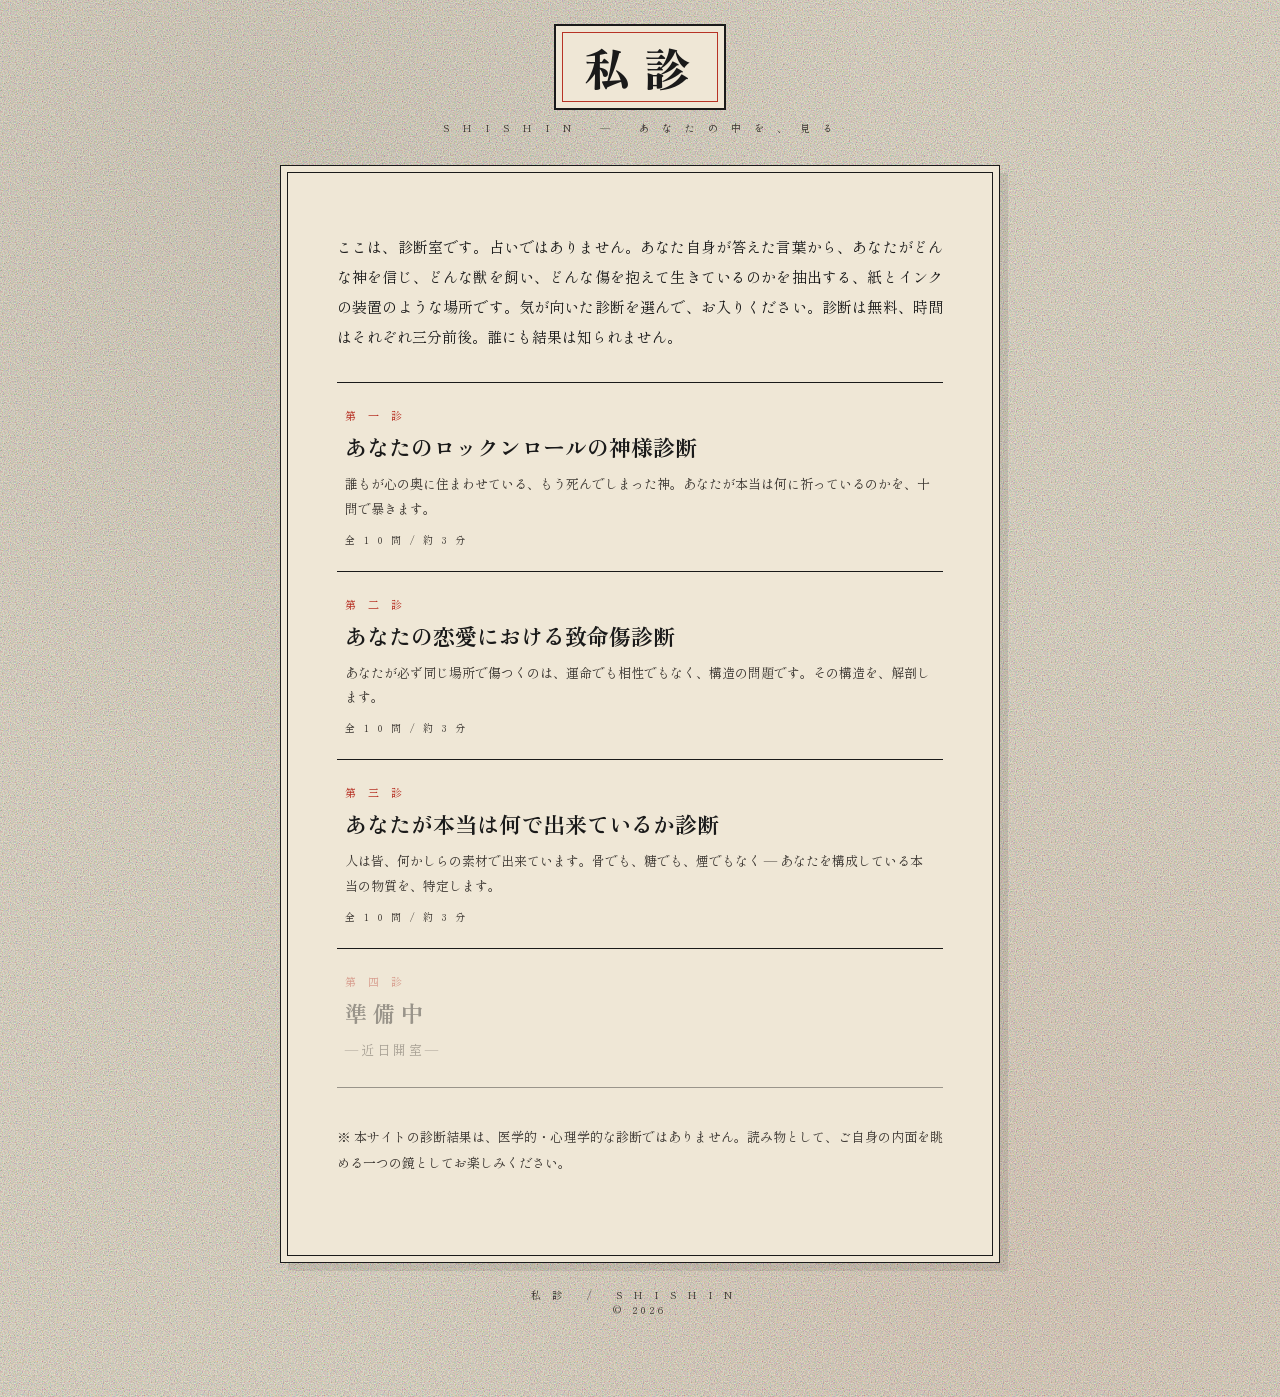
<file: index.html>
<!DOCTYPE html>
<html lang="ja">
<head>
<meta charset="UTF-8">
<meta name="viewport" content="width=device-width, initial-scale=1.0">
<title>私診 — 心の中を、見る</title>
<meta name="description" content="あなたの無意識を暴く、文芸的心理診断サイト。">
<link rel="preconnect" href="https://fonts.googleapis.com">
<link rel="preconnect" href="https://fonts.gstatic.com" crossorigin>
<link href="https://fonts.googleapis.com/css2?family=Shippori+Mincho:wght@400;500;700;800&family=Zen+Old+Mincho:wght@400;700;900&display=swap" rel="stylesheet">
<link rel="stylesheet" href="assets/style.css">
</head>
<body>

<header class="brand">
  <a href="index.html">
    <span class="brand-mark">私診</span>
    <span class="brand-tag">S H I S H I N &nbsp; — &nbsp; あ な た の 中 を 、 見 る</span>
  </a>
</header>

<div class="frame">
  <div class="inner">

    <p class="intro">
      ここは、診断室です。占いではありません。あなた自身が答えた言葉から、あなたがどんな神を信じ、どんな獣を飼い、どんな傷を抱えて生きているのかを抽出する、紙とインクの装置のような場所です。気が向いた診断を選んで、お入りください。診断は無料、時間はそれぞれ三分前後。誰にも結果は知られません。
    </p>

    <nav class="list">

      <a class="list-item" href="diag/01-god.html">
        <span class="list-no">第 一 診</span>
        <div class="list-title">あなたのロックンロールの神様診断</div>
        <p class="list-desc">誰もが心の奥に住まわせている、もう死んでしまった神。あなたが本当は何に祈っているのかを、十問で暴きます。</p>
        <div class="list-meta">全 1 0 問 / 約 3 分</div>
      </a>

      <a class="list-item" href="diag/02-wound.html">
        <span class="list-no">第 二 診</span>
        <div class="list-title">あなたの恋愛における致命傷診断</div>
        <p class="list-desc">あなたが必ず同じ場所で傷つくのは、運命でも相性でもなく、構造の問題です。その構造を、解剖します。</p>
        <div class="list-meta">全 1 0 問 / 約 3 分</div>
      </a>

      <a class="list-item" href="diag/03-material.html">
        <span class="list-no">第 三 診</span>
        <div class="list-title">あなたが本当は何で出来ているか診断</div>
        <p class="list-desc">人は皆、何かしらの素材で出来ています。骨でも、糖でも、煙でもなく — あなたを構成している本当の物質を、特定します。</p>
        <div class="list-meta">全 1 0 問 / 約 3 分</div>
      </a>

      <div class="list-item coming">
        <span class="list-no">第 四 診</span>
        <div class="list-title">準 備 中</div>
        <p class="list-desc">— 近 日 開 室 —</p>
      </div>

    </nav>

    <p class="intro" style="margin-top:36px;font-size:13px;color:var(--ink-soft);">
      ※ 本サイトの診断結果は、医学的・心理学的な診断ではありません。読み物として、ご自身の内面を眺める一つの鏡としてお楽しみください。
    </p>

  </div>
</div>

<footer class="footer">
  私 診 &nbsp; / &nbsp; S H I S H I N &nbsp; <br>
  © <span id="year"></span>
</footer>

<script>document.getElementById("year").textContent = new Date().getFullYear();</script>
</body>
</html>
</file>
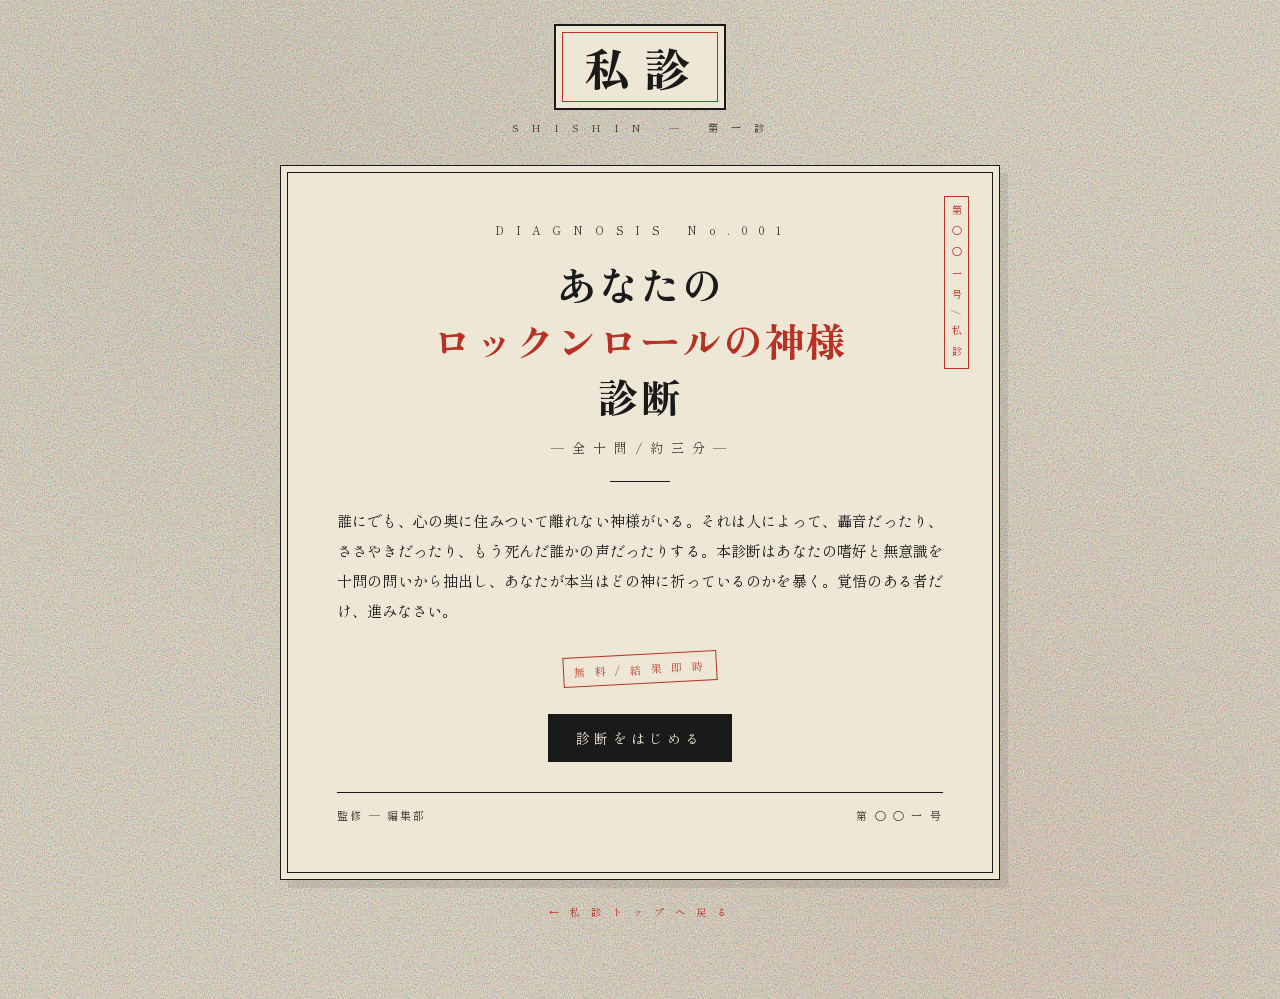
<file: diag/01-god.html>
<!DOCTYPE html>
<html lang="ja">
<head>
<meta charset="UTF-8">
<meta name="viewport" content="width=device-width, initial-scale=1.0">
<title>第一診 — あなたのロックンロールの神様診断 / 私診</title>
<link rel="preconnect" href="https://fonts.googleapis.com">
<link rel="preconnect" href="https://fonts.gstatic.com" crossorigin>
<link href="https://fonts.googleapis.com/css2?family=Shippori+Mincho:wght@400;500;700;800&family=Zen+Old+Mincho:wght@400;700;900&display=swap" rel="stylesheet">
<link rel="stylesheet" href="../assets/style.css">
</head>
<body>

<header class="brand">
  <a href="../index.html">
    <span class="brand-mark">私診</span>
    <span class="brand-tag">S H I S H I N &nbsp; — &nbsp; 第 一 診</span>
  </a>
</header>

<div class="frame">
  <div class="stamp">第 〇 〇 一 号 / 私 診</div>
  <div class="inner">

    <!-- 表紙 -->
    <section id="cover" class="screen">
      <div class="cover-eyebrow">D I A G N O S I S &nbsp; N o . 0 0 1</div>
      <h1 class="cover-title">あなたの<br><span class="red">ロックンロールの神様</span><br>診断</h1>
      <div class="cover-sub">— 全 十 問 / 約 三 分 —</div>
      <div class="cover-rule"></div>
      <p class="cover-lead">
        誰にでも、心の奥に住みついて離れない神様がいる。それは人によって、轟音だったり、ささやきだったり、もう死んだ誰かの声だったりする。本診断はあなたの嗜好と無意識を十問の問いから抽出し、あなたが本当はどの神に祈っているのかを暴く。覚悟のある者だけ、進みなさい。
      </p>
      <div class="center"><span class="seal">無 料 / 結 果 即 時</span></div>
      <div class="center" style="margin-top:30px;">
        <button class="btn" data-action="start">診断をはじめる</button>
      </div>
      <div class="cover-meta">
        <span>監修 — 編集部</span>
        <span>第 〇 〇 一 号</span>
      </div>
    </section>

    <!-- 質問 -->
    <section id="quiz" class="screen hidden">
      <div class="qhead">
        <div class="qnum">第 <b id="qnum">1</b> 問</div>
        <div class="progress"><div class="progress-bar" id="bar"></div></div>
      </div>
      <h2 class="qtext" id="qtext"></h2>
      <div class="choices" id="choices"></div>
    </section>

    <!-- 結果 -->
    <section id="result" class="screen hidden">
      <div class="result-eyebrow">D I A G N O S I S &nbsp; R E S U L T</div>
      <div class="result-type" id="rtype">TYPE —</div>
      <h2 class="result-title" id="rtitle"></h2>
      <div class="result-en" id="ren"></div>
      <div class="result-rule"></div>
      <div class="result-body" id="rbody"></div>
      <div class="verdict">
        <div class="verdict-label">— 判 定 —</div>
        <div id="rverdict"></div>
      </div>
      <div class="actions">
        <button class="btn" data-action="restart">もう一度</button>
        <button class="btn ghost" data-action="share">結果をシェア</button>
        <a class="btn ghost" href="../index.html">他の診断を見る</a>
      </div>
    </section>

  </div>
</div>

<footer class="footer">
  <a href="../index.html">← 私 診 ト ッ プ へ 戻 る</a>
</footer>

<script>
const META = { title: "ロックンロールの神様診断" };

const QUESTIONS = [
  {
    q: "朝、目が覚めた瞬間に最初に思うのは。",
    choices: [
      { t:"今日も生きてしまった。",                  s:{A:2,F:1} },
      { t:"昨日のあれをもう一度考えなければ。",      s:{B:2,E:1} },
      { t:"とりあえず音楽をかけよう。",              s:{C:2,D:1} },
      { t:"何も思わない。体が勝手に動く。",          s:{D:2,A:1} },
    ]
  },
  {
    q: "他人といて一番疲れるのは、どんな瞬間。",
    choices: [
      { t:"自分の本音がバレそうになる時。",          s:{A:2,B:1} },
      { t:"相手の話がつまらない時。",                s:{E:2,C:1} },
      { t:"自分が場の空気を壊しそうな時。",          s:{F:2,A:1} },
      { t:"疲れない。人は別に好きだ。",              s:{C:2,D:1} },
    ]
  },
  {
    q: "どうしても許せないのは。",
    choices: [
      { t:"嘘をついて生き延びている人間。",          s:{B:2,E:1} },
      { t:"何の覚悟もなく舞台に立つ人間。",          s:{D:2,B:1} },
      { t:"自分自身。",                              s:{A:2,F:1} },
      { t:"許せないものは特にない。怒るのが面倒だ。",s:{C:2,E:1} },
    ]
  },
  {
    q: "あなたにとって「美しい」とはどれに近い。",
    choices: [
      { t:"破綻していて、それでも止まらないもの。",  s:{D:2,B:1} },
      { t:"古びていて、誰も見ていないもの。",        s:{A:2,F:1} },
      { t:"完璧に磨き上げられた一点。",              s:{E:2,C:1} },
      { t:"理屈の通らない衝動。",                    s:{B:2,D:1} },
    ]
  },
  {
    q: "夜中、ひとりで聴きたくなる音は。",
    choices: [
      { t:"古いブルース。針が落ちる音ごと。",        s:{A:2,D:1} },
      { t:"歪んだギターと叫び。",                    s:{D:2,B:1} },
      { t:"低く囁くような女性の声。",                s:{F:2,A:1} },
      { t:"ピアノの一音。ただ、それだけ。",          s:{E:2,C:1} },
    ]
  },
  {
    q: "「死ぬまでにこれだけはやる」と決めていることは。",
    choices: [
      { t:"誰かの記憶に、たった一回でいいから刺さること。", s:{B:2,D:1} },
      { t:"自分の名前で何かを残すこと。",            s:{D:2,E:1} },
      { t:"ない。やりたいことは毎日変わる。",        s:{C:2,A:1} },
      { t:"誰にも言えない。言ったら叶わなくなる。",  s:{F:2,B:1} },
    ]
  },
  {
    q: "鏡の中の自分を見るとき、最初に出てくる感情は。",
    choices: [
      { t:"こんなはずじゃなかった、という落胆。",    s:{A:2,F:1} },
      { t:"悪くない、という小さな満足。",            s:{C:2,E:1} },
      { t:"こいつを殺してやりたい、という衝動。",    s:{D:2,B:1} },
      { t:"特に何も。他人を見るような気分。",        s:{F:2,A:1} },
    ]
  },
  {
    q: "好きな人(または推し)に、いちばん惹かれるのは。",
    choices: [
      { t:"何かが欠けているところ。",                s:{A:2,B:1} },
      { t:"自分にはない強さ。",                      s:{D:2,E:1} },
      { t:"上品な所作と、たまに出る粗暴さ。",        s:{E:2,F:1} },
      { t:"惹かれない。一人がいい。",                s:{F:2,A:1} },
    ]
  },
  {
    q: "「自分を一言で言え」と言われたら。",
    choices: [
      { t:"うまく言葉にならない。だから歌っている。",s:{B:2,D:1} },
      { t:"だらしのない真面目。",                    s:{A:2,F:1} },
      { t:"ただの欲望のかたまり。",                  s:{D:2,C:1} },
      { t:"いまだに、自分のことがよくわからない。",  s:{F:2,B:1} },
    ]
  },
  {
    q: "最後の質問。あなたが祈るとき、誰に祈っている。",
    choices: [
      { t:"もう死んでしまった、誰か。",              s:{A:2,F:1} },
      { t:"自分の中の、まだ生きている獣。",          s:{D:2,B:1} },
      { t:"神様なんていない。祈らない。",            s:{C:2,E:1} },
      { t:"言葉にしたら消えてしまう、何か。",        s:{B:2,F:1} },
    ]
  },
];

const RESULTS = {
  A: {
    type: "TYPE — A",
    title: "亡霊にとり憑かれた者",
    en: "The One Possessed by Ghosts",
    body: [
      "あなたの神様は、もうとっくに死んでいる。それでもあなたは、その亡霊と一緒に生活している。朝のコーヒー、夜の煙草、誰かと話している最中の沈黙の数秒間、ふと立ち現れて、あなたに「お前はまだそんなところにいるのか」と問うてくる。",
      "あなたは古いものに反応する。色褪せたジャケット、針の落ちる音、誰も覚えていない歌手の名前。それは懐古ではなく、信仰だ。今を生きている人間より、もう生きていない人間のほうがあなたには近い。だからあなたはどこか「ここではないどこか」にいる目をしている。それを他人は寂しさだと言うが、本人にとっては、ただの居場所だ。",
      "弱点は、過去を裏切れないこと。新しいものを愛するときに、必ず後ろめたさが生まれる。だがそれでいい。あなたの祈りは長く続くタイプの祈りで、流行りには絶対に乗らない代わりに、絶対に色褪せない。"
    ],
    verdict: "あなたの神様は墓の中にいる。<br>だが、あなただけがその声を聞いている。"
  },
  B: {
    type: "TYPE — B",
    title: "言葉にできない側の人間",
    en: "The Inarticulate One",
    body: [
      "あなたは、言葉が追いつかない種類の人間だ。感じていることはいつも過剰で、口に出した瞬間に半分以下になる。だから他人と話していると常にどこかで損をしていて、その損を埋めるために、あなたは別の場所で何かを作る。歌か、絵か、夜のひとり言か、形は何でもいい。",
      "あなたの神様は「うまく言えなさ」そのものだ。言えないからこそ、それは神様であり続けている。説明できる神様は、もう神様ではない。あなたはそれを知っている。だから自分の表現が「伝わらなかった」と言われても、本当はそんなに傷ついていない。伝わらないほうが正しいことを、あなたは身体で知っている。",
      "ただし注意せよ。言葉にできない者ほど、誤解されやすい。誤解されることは構わないが、誤解された自分を本物だと信じはじめた瞬間、あなたは終わる。鏡を一枚、必ず持っておけ。"
    ],
    verdict: "言葉にできるなら、最初から祈らない。<br>あなたの祈りは、形にならない方の祈りだ。"
  },
  C: {
    type: "TYPE — C",
    title: "嘘のように自由な者",
    en: "The Suspiciously Free One",
    body: [
      "あなたは異様に身軽だ。執着が少なく、過去を引きずらず、明日のことを心配しない。それは美徳のように見えるが、本人だけは知っている — 自分が単に「何かを深く愛したことがないだけ」かもしれない、という疑いを。",
      "あなたの神様は、いない。正確には、いないことにしている。神様を一人決めるとそこに縛られる、それが嫌だから、あなたはどの神様にも所属しない。これはこれで一つの信仰だ。「無宗教」も宗教の一形態であることを、あなたの生き方は証明している。",
      "弱点は、深い悲しみが来た時に逃げ場がないこと。普段は身軽さで全てやり過ごせるが、本当に大切なものを失った瞬間、あなたは祈る相手を持っていないことに気づく。その時にどうするかが、あなたの今後を決める。"
    ],
    verdict: "あなたは誰にも祈らない。<br>だがいつか、祈る日が来る。"
  },
  D: {
    type: "TYPE — D",
    title: "獣を飼っている者",
    en: "The Keeper of the Beast",
    body: [
      "あなたの中には、確かに獣がいる。普段は鎖でつないでいる。日常生活ではむしろ礼儀正しく、規則を守り、約束を守る、誰よりも「ちゃんとした」人間として通用している。だが、それは飼育であって、本質ではない。本質は鎖の向こう側にいる。",
      "あなたの神様は、その獣だ。だからあなたは時々、ものすごく粗暴なものに惹かれる。怒鳴り声、歪んだギター、品のない冗談、誰かが本気で泣く声。それらを聞いた瞬間、あなたの中の獣が一瞬だけ顔を出して「自分もここに居る」と言う。あなたはその瞬間のために生きている節すらある。",
      "舞台がある人間ならば、舞台でそれを解き放て。舞台がない人間ならば、舞台を持て。鎖を持ったまま一生を終える者と、一度だけでも鎖を外せた者とでは、死に顔が違う。"
    ],
    verdict: "飼い慣らされた獣は、神様にはならない。<br>一度、放してやれ。"
  },
  E: {
    type: "TYPE — E",
    title: "完璧に磨かれた刃",
    en: "The Polished Blade",
    body: [
      "あなたは精度の人間だ。雑なものを愛せない。たとえ世間が「勢いがあれば許される」と言うジャンルに身を置いていたとしても、あなたは内心、雑な仕事を一切尊敬していない。これは欠点ではなく、あなたの神様の特徴だ。",
      "あなたの神様は「磨くこと」そのものだ。だからあなたの作るもの、選ぶもの、身につけるものには、一貫した手触りがある。他人はそれを「センスがいい」と簡単に言うが、あなた本人は、それが「センス」などというあやふやなものではなく、毎日の研磨の結果であることを知っている。",
      "注意点は二つ。一つは、磨きすぎて自分を傷つけること。もう一つは、磨かれていない者を内心で見下しはじめると、刃が錆びるということ。一級品の刃は、雑なものの中でも錆びないように出来ている。"
    ],
    verdict: "あなたの神様は、ひと刷毛のミスも許さない。<br>だがそれは、あなた自身が望んでいる神様だ。"
  },
  F: {
    type: "TYPE — F",
    title: "観客席の神様",
    en: "The God in the Audience",
    body: [
      "あなたの神様は、舞台の上にいない。客席にいる。誰か一人だけ、想像上の観客がいて、その人にだけ届けばいいと思って、あなたは生きている。家族でも恋人でもなく、もう会えない誰かか、まだ会っていない誰かか、自分の中の幼い自分か、いずれにせよ「たった一人」だ。",
      "これは孤独に見えて、実はとても強い信仰の形だ。大衆に向けて作るより、たった一人に向けて作るほうが、結果として遠くまで届く。あなたが時々ものすごく深いものを作れるのは、この「観客席の神様」のおかげである。",
      "弱点は、その神様が振り向いてくれないとき、世界が一瞬で無価値になることだ。承認の所在が一点に集中しているので、外れた時の落差が大きい。複数の神様を持て、とは言わない。だが、その神様を「想像」だけに留めておく訓練は要る。実在を求めはじめると、あなたは少しずつ壊れる。"
    ],
    verdict: "あなたの神様は、客席の暗がりに座っている。<br>名前を呼ぶな。呼んだら消える。"
  }
};
</script>
<script src="../assets/engine.js"></script>
</body>
</html>
</file>
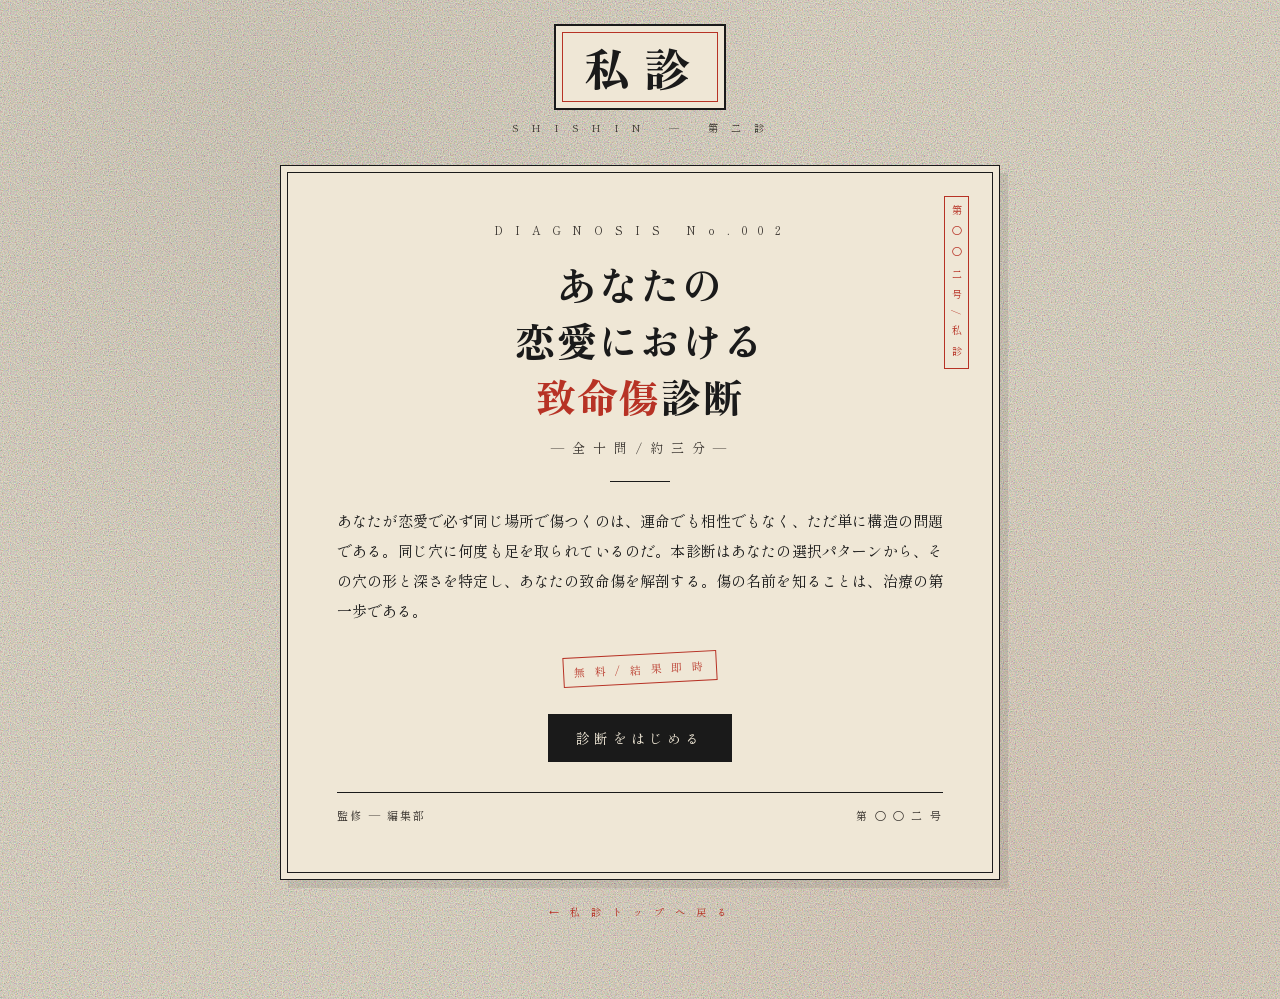
<file: diag/02-wound.html>
<!DOCTYPE html>
<html lang="ja">
<head>
<meta charset="UTF-8">
<meta name="viewport" content="width=device-width, initial-scale=1.0">
<title>第二診 — あなたの恋愛における致命傷診断 / 私診</title>
<link rel="preconnect" href="https://fonts.googleapis.com">
<link rel="preconnect" href="https://fonts.gstatic.com" crossorigin>
<link href="https://fonts.googleapis.com/css2?family=Shippori+Mincho:wght@400;500;700;800&family=Zen+Old+Mincho:wght@400;700;900&display=swap" rel="stylesheet">
<link rel="stylesheet" href="../assets/style.css">
</head>
<body>

<header class="brand">
  <a href="../index.html">
    <span class="brand-mark">私診</span>
    <span class="brand-tag">S H I S H I N &nbsp; — &nbsp; 第 二 診</span>
  </a>
</header>

<div class="frame">
  <div class="stamp">第 〇 〇 二 号 / 私 診</div>
  <div class="inner">

    <section id="cover" class="screen">
      <div class="cover-eyebrow">D I A G N O S I S &nbsp; N o . 0 0 2</div>
      <h1 class="cover-title">あなたの<br>恋愛における<br><span class="red">致命傷</span>診断</h1>
      <div class="cover-sub">— 全 十 問 / 約 三 分 —</div>
      <div class="cover-rule"></div>
      <p class="cover-lead">
        あなたが恋愛で必ず同じ場所で傷つくのは、運命でも相性でもなく、ただ単に構造の問題である。同じ穴に何度も足を取られているのだ。本診断はあなたの選択パターンから、その穴の形と深さを特定し、あなたの致命傷を解剖する。傷の名前を知ることは、治療の第一歩である。
      </p>
      <div class="center"><span class="seal">無 料 / 結 果 即 時</span></div>
      <div class="center" style="margin-top:30px;">
        <button class="btn" data-action="start">診断をはじめる</button>
      </div>
      <div class="cover-meta">
        <span>監修 — 編集部</span>
        <span>第 〇 〇 二 号</span>
      </div>
    </section>

    <section id="quiz" class="screen hidden">
      <div class="qhead">
        <div class="qnum">第 <b id="qnum">1</b> 問</div>
        <div class="progress"><div class="progress-bar" id="bar"></div></div>
      </div>
      <h2 class="qtext" id="qtext"></h2>
      <div class="choices" id="choices"></div>
    </section>

    <section id="result" class="screen hidden">
      <div class="result-eyebrow">D I A G N O S I S &nbsp; R E S U L T</div>
      <div class="result-type" id="rtype">TYPE —</div>
      <h2 class="result-title" id="rtitle"></h2>
      <div class="result-en" id="ren"></div>
      <div class="result-rule"></div>
      <div class="result-body" id="rbody"></div>
      <div class="verdict">
        <div class="verdict-label">— 判 定 —</div>
        <div id="rverdict"></div>
      </div>
      <div class="actions">
        <button class="btn" data-action="restart">もう一度</button>
        <button class="btn ghost" data-action="share">結果をシェア</button>
        <a class="btn ghost" href="../index.html">他の診断を見る</a>
      </div>
    </section>

  </div>
</div>

<footer class="footer">
  <a href="../index.html">← 私 診 ト ッ プ へ 戻 る</a>
</footer>

<script>
const META = { title: "恋愛における致命傷診断" };

const QUESTIONS = [
  {
    q: "好きになるのは、いつもどんな人。",
    choices: [
      { t:"どこか壊れていて、誰かが守らなければいけない人。",   s:{A:2,E:1} },
      { t:"自分にはない強さと自信を持っている人。",             s:{B:2,D:1} },
      { t:"つかみどころがなくて、いつ消えるかわからない人。",   s:{C:2,F:1} },
      { t:"優しすぎて、ちょっと退屈なくらいの人。",             s:{D:2,A:1} },
    ]
  },
  {
    q: "恋愛が始まる瞬間、よくあるパターンは。",
    choices: [
      { t:"相手の弱みや闇を打ち明けられて、放っておけなくなる。", s:{A:2,E:1} },
      { t:"こちらが追いかけて、追いかけて、ようやく振り向かれる。",s:{B:2,C:1} },
      { t:"気づいたら相手のペースに巻き込まれていた。",         s:{C:2,F:1} },
      { t:"自然に始まる。たぶん、自分が選ばれている。",         s:{D:2,B:1} },
    ]
  },
  {
    q: "付き合っている時、自分が一番頑張ってしまうのは。",
    choices: [
      { t:"相手が立ち直れるように支えること。",                 s:{A:2,E:1} },
      { t:"相手に飽きられないように、自分を更新し続けること。", s:{B:2,F:1} },
      { t:"相手の機嫌を察して、波風を立てないこと。",           s:{E:2,C:1} },
      { t:"頑張らない。頑張る関係はもう疲れた。",               s:{D:2,F:1} },
    ]
  },
  {
    q: "別れの原因として、一番心当たりがあるのは。",
    choices: [
      { t:"相手が「重い」と言って離れていく。",                 s:{A:2,E:1} },
      { t:"こちらが冷めるか、相手が他を見つけるか、のどちらか。",s:{B:2,D:1} },
      { t:"音もなく消えていく。気づいたら終わっている。",       s:{C:2,F:1} },
      { t:"自分が一方的に切る。それ以外の終わり方が想像できない。",s:{D:2,B:1} },
    ]
  },
  {
    q: "別れたあと、一番つらいのはどの瞬間。",
    choices: [
      { t:"自分があれだけ尽くしたことを、相手が忘れていく時。", s:{A:2,B:1} },
      { t:"次の人を探す気力がもう湧かない時。",                 s:{E:2,F:1} },
      { t:"相手が誰か新しい人と幸せそうにしている、と知る時。", s:{B:2,A:1} },
      { t:"つらくない。むしろ、ほっとしている。",               s:{D:2,C:1} },
    ]
  },
  {
    q: "「あなたの愛は重い」と言われたことはあるか。",
    choices: [
      { t:"ある。何度も。",                                     s:{A:2,E:1} },
      { t:"逆に「軽い」「冷たい」と言われたことがある。",       s:{D:2,C:1} },
      { t:"言われたことがない。たぶん、本気を見せていないから。",s:{C:2,F:1} },
      { t:"重さ自体が分からない。比較対象がない。",             s:{F:2,B:1} },
    ]
  },
  {
    q: "好きな人の前で、いちばん自分でいられなくなる瞬間は。",
    choices: [
      { t:"相手に嫌われたくなくて、本音を飲み込む時。",         s:{E:2,A:1} },
      { t:"相手の関心を引きたくて、わざと挑発してしまう時。",   s:{B:2,F:1} },
      { t:"相手の前で泣けないと気づいた時。",                   s:{D:2,F:1} },
      { t:"嫉妬がコントロールできなくなる時。",                 s:{A:2,B:1} },
    ]
  },
  {
    q: "あなたが恋愛に求めている、本当のものは。",
    choices: [
      { t:"自分が誰かに必要とされている、という実感。",         s:{A:2,E:1} },
      { t:"自分が選ばれた、という証拠。",                       s:{B:2,D:1} },
      { t:"自分のことを誰か一人くらい、本当に分かってほしい。", s:{F:2,C:1} },
      { t:"わからない。求めているのかすら、よくわからない。",   s:{C:2,F:1} },
    ]
  },
  {
    q: "好きな人に対して、一番恥ずかしいと思うのは。",
    choices: [
      { t:"自分のみっともない部分を見せること。",               s:{B:2,D:1} },
      { t:"見返りを求めている自分に気づくこと。",               s:{A:2,E:1} },
      { t:"相手をどれくらい好きかを、自分自身に認めること。",   s:{F:2,C:1} },
      { t:"恥ずかしいと思うほど深入りしていない。",             s:{D:2,C:1} },
    ]
  },
  {
    q: "最後の質問。あなたにとって恋愛とは、結局のところ。",
    choices: [
      { t:"自分の存在価値を確かめる場所。",                     s:{A:2,B:1} },
      { t:"自分の弱さを差し出せる、唯一の場所。",               s:{E:2,F:1} },
      { t:"逃げ場であり、檻でもある場所。",                     s:{C:2,A:1} },
      { t:"必要かどうかすら、もう分からない場所。",             s:{F:2,D:1} },
    ]
  },
];

const RESULTS = {
  A: {
    type: "TYPE — A",
    title: "救済を恋愛と取り違える者",
    en: "The One Who Mistakes Salvation for Love",
    body: [
      "あなたは恋愛をするとき、毎回、相手の傷を見つけてしまう。最初は普通に好きになったつもりなのに、気づくと相手の弱い部分や壊れている部分が見えていて、そこに「自分なら治せる」という妙な確信が芽生えている。これがあなたの致命傷だ。",
      "問題は、その確信が半分は正しい、ということだ。あなたは本当に他人をよく見ているし、本当に支えになれる。だから一時的にはうまくいく。相手はあなたに依存し、あなたは必要とされている実感に酔える。だが、相手が立ち直りはじめると、関係はきしむ。なぜならあなたは「弱い相手」を愛しているのであって、「立ち直った相手」のことは、実はそんなに知らないからだ。",
      "致命傷の名前は「救済者願望」だ。これを治す薬は一つしかない。自分のほうが弱者になってもいい関係を、一度だけでも経験すること。守られる側に立つことが恥ずかしいうちは、あなたは同じ場所で何度でも転ぶ。"
    ],
    verdict: "あなたは恋愛をしていない。<br>救済ごっこをしている。"
  },
  B: {
    type: "TYPE — B",
    title: "選ばれた証拠を求め続ける者",
    en: "The One Who Demands Proof of Being Chosen",
    body: [
      "あなたの恋愛には、いつも審査の匂いがする。相手があなたを本当に選んでいるのか、他にもっと良い候補がいるんじゃないか、自分はそのリストの何番目なのか — 言葉にはしないが、あなたの内側ではずっと、その採点が続いている。",
      "だからあなたは、選ばれていることを示す「証拠」を欲しがる。返信の早さ、頻度、贈り物、態度、SNSの行動。どれも本当はどうでもいいものだとあなた自身わかっているのに、それでも数えてしまう。これは性格ではなく、もっと古い、たぶん幼少期から続いている習慣だ。あなたは誰かに「お前を選んでいる」と何度も繰り返してもらえる関係を、まだ一度も経験していないのかもしれない。",
      "致命傷の名前は「証拠依存」だ。証拠は、いくら集めても満足できない構造になっている。集めることが目的化するからだ。治療法は、「相手が証拠を出してくれない時間」を耐える練習をすること。沈黙を浮気と読み替えない訓練。それだけだ。"
    ],
    verdict: "あなたは愛されている。<br>ただ、それを信じるのを忘れているだけだ。"
  },
  C: {
    type: "TYPE — C",
    title: "本気にならない、というやり方で生き延びている者",
    en: "The One Who Survives by Not Falling Deep",
    body: [
      "あなたは恋愛が下手なわけではない。むしろ器用にやってのける。問題は、本気の手前で、必ず一段引いた場所に自分を置く癖があることだ。深入りしないことで、傷つかずに済むようにしている。それは戦略であり、防衛であり、そして致命傷でもある。",
      "あなたはおそらく、過去に一度、本気で誰かを好きになって、本気で痛い目を見た経験がある。あるいは、家族のうちの誰かに本気を出して、それが返ってこなかった経験がある。そこから先、あなたは「全力を出さない」というやり方を覚えた。そのおかげで何度かは生き延びてきた。だが、それは生き延びる方法であって、生きる方法ではない。",
      "致命傷の名前は「未投入」だ。あなたは恋愛に、まだ自分の全資産を投入したことがない。一度、全部投入してみろとは言わない。それは無謀だ。だが、せめて自分が「引いている」自覚は持て。引いていないふりをして引いている人間が、一番救われない。"
    ],
    verdict: "あなたは恋愛で死なない。<br>その代わり、深いところで生きてもいない。"
  },
  D: {
    type: "TYPE — D",
    title: "自分から終わらせることでしか終われない者",
    en: "The One Who Can Only End It Themselves",
    body: [
      "あなたは関係の終わり方に、強いこだわりがある。捨てられるのが嫌なのではない。「自分が決定権を持っていたい」のだ。だから、関係が悪くなりそうな気配を察知した瞬間、相手より先に距離を取りはじめる。相手が「あれ?」と思った時には、もう半分終わっている。",
      "これは冷たさではなく、ある種の臆病さだ。あなたは本当は、別れの痛みを感じるのが人より少しだけ深い。だから「別れる側」に回ることで、その痛みを、自分でコントロールしている感覚にすり替えている。誰よりも早く終わらせる人間は、本当は誰よりも終わりを恐れている人間だ。",
      "致命傷の名前は「自決優先」だ。あなたは一度、「終わらせないでくれ」と相手に言わせる側に立つ訓練をする必要がある。先に逃げる癖をやめると、最初は苦しい。だがその苦しさを通り抜けると、あなたは初めて、自分が選ばれて続いている関係というものを経験できる。"
    ],
    verdict: "あなたが終わらせるのは、相手ではない。<br>自分の中の、終わらない不安だ。"
  },
  E: {
    type: "TYPE — E",
    title: "相手の機嫌を恋愛と呼んでいる者",
    en: "The One Who Calls Their Partner's Mood 'Love'",
    body: [
      "あなたは恋愛中、相手の機嫌を読むことに膨大なエネルギーを使う。相手が今日どんな顔をしているか、声のトーンはどうか、返信の文末はどうか — それらが全部、あなたの一日の天気を決める。これはやさしさではない。観察の過剰だ。",
      "問題は、それを長年やっていると、自分の機嫌がどこにあるのか分からなくなることだ。「自分が今日どうしたいか」より、「相手が今日どうしたそうか」が先に立つ。気を遣う側に立ち続けることで、あなたは関係の中で自分を消している。相手はそれを「察してくれて助かる」と最初は言うが、長く一緒にいると「お前が何を考えているか分からない」と必ず言い出す。当然だ。あなたは自分を出していないからだ。",
      "致命傷の名前は「機嫌管理者」だ。あなたは恋愛を、相手の機嫌のメンテナンスだと思い込んでいる。これを治すには、わざと相手の機嫌を悪くする練習をする必要がある。怖いだろうが、それしかない。相手があなたの本音で機嫌を損ねた時に、それでも残ってくれる関係しか、長期的にはあなたを救わない。"
    ],
    verdict: "相手の機嫌は、相手のものだ。<br>あなたが背負うものではない。"
  },
  F: {
    type: "TYPE — F",
    title: "誰にも本当には知られたくない者",
    en: "The One Who Refuses to Be Truly Known",
    body: [
      "あなたは恋愛中、表面上はずいぶん仲が良く見える関係を作る。会話もするし、笑うし、それなりに本音っぽい話もする。だが、本当の中心 — あなたが一番恥ずかしいと思っている部分、一番駄目だと思っている部分、一番怖い部分 — そこには、誰も入れていない。これは秘密主義ではない。もっと根深い、防衛だ。",
      "あなたは「本当に知られたら、好かれなくなる」と心のどこかで確信している。だから、好かれているうちは、その本当の部分を見せない。本当の部分を見せていないから、好かれている実感もどこか嘘っぽい。これが永遠ループになっていて、誰と付き合っても、ある時点で「結局、自分はこの人にも見せていない」という冷たい認識に到達する。そこから、関係は静かに終わっていく。",
      "致命傷の名前は「未開示」だ。一番恥ずかしいことを一つだけ、相手に渡せ。それが受け止められた時、あなたは初めて、恋愛が「ふたりで作るもの」だと知る。それまでのあなたの恋愛は、全部、ひとり相撲だ。"
    ],
    verdict: "見せていないものを愛されても、<br>あなたは一生、満たされない。"
  }
};
</script>
<script src="../assets/engine.js"></script>
</body>
</html>
</file>
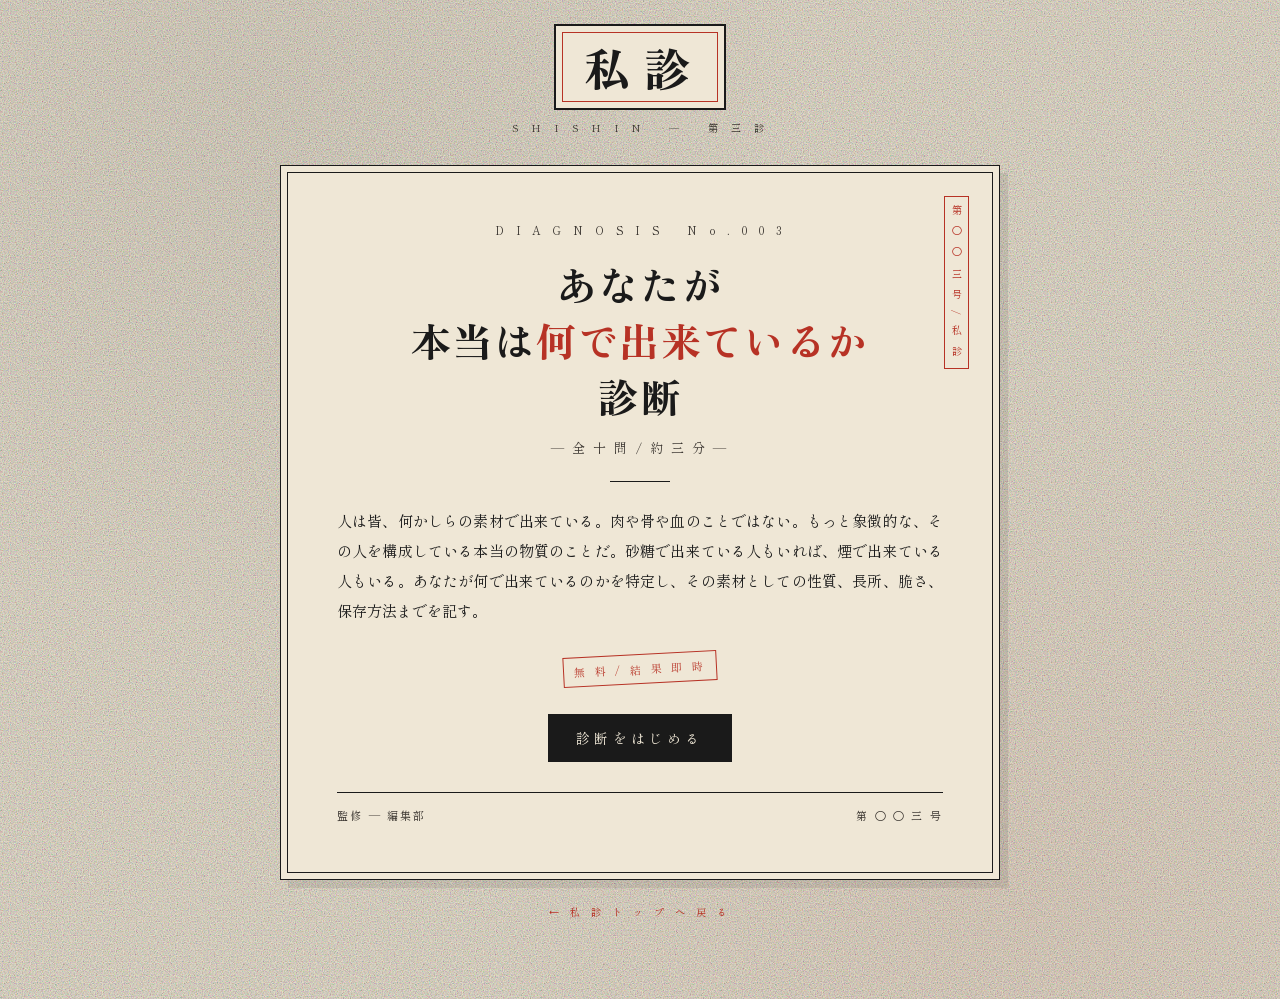
<file: diag/03-material.html>
<!DOCTYPE html>
<html lang="ja">
<head>
<meta charset="UTF-8">
<meta name="viewport" content="width=device-width, initial-scale=1.0">
<title>第三診 — あなたが本当は何で出来ているか診断 / 私診</title>
<link rel="preconnect" href="https://fonts.googleapis.com">
<link rel="preconnect" href="https://fonts.gstatic.com" crossorigin>
<link href="https://fonts.googleapis.com/css2?family=Shippori+Mincho:wght@400;500;700;800&family=Zen+Old+Mincho:wght@400;700;900&display=swap" rel="stylesheet">
<link rel="stylesheet" href="../assets/style.css">
</head>
<body>

<header class="brand">
  <a href="../index.html">
    <span class="brand-mark">私診</span>
    <span class="brand-tag">S H I S H I N &nbsp; — &nbsp; 第 三 診</span>
  </a>
</header>

<div class="frame">
  <div class="stamp">第 〇 〇 三 号 / 私 診</div>
  <div class="inner">

    <section id="cover" class="screen">
      <div class="cover-eyebrow">D I A G N O S I S &nbsp; N o . 0 0 3</div>
      <h1 class="cover-title">あなたが<br>本当は<span class="red">何で出来ているか</span><br>診断</h1>
      <div class="cover-sub">— 全 十 問 / 約 三 分 —</div>
      <div class="cover-rule"></div>
      <p class="cover-lead">
        人は皆、何かしらの素材で出来ている。肉や骨や血のことではない。もっと象徴的な、その人を構成している本当の物質のことだ。砂糖で出来ている人もいれば、煙で出来ている人もいる。あなたが何で出来ているのかを特定し、その素材としての性質、長所、脆さ、保存方法までを記す。
      </p>
      <div class="center"><span class="seal">無 料 / 結 果 即 時</span></div>
      <div class="center" style="margin-top:30px;">
        <button class="btn" data-action="start">診断をはじめる</button>
      </div>
      <div class="cover-meta">
        <span>監修 — 編集部</span>
        <span>第 〇 〇 三 号</span>
      </div>
    </section>

    <section id="quiz" class="screen hidden">
      <div class="qhead">
        <div class="qnum">第 <b id="qnum">1</b> 問</div>
        <div class="progress"><div class="progress-bar" id="bar"></div></div>
      </div>
      <h2 class="qtext" id="qtext"></h2>
      <div class="choices" id="choices"></div>
    </section>

    <section id="result" class="screen hidden">
      <div class="result-eyebrow">D I A G N O S I S &nbsp; R E S U L T</div>
      <div class="result-type" id="rtype">TYPE —</div>
      <h2 class="result-title" id="rtitle"></h2>
      <div class="result-en" id="ren"></div>
      <div class="result-rule"></div>
      <div class="result-body" id="rbody"></div>
      <div class="verdict">
        <div class="verdict-label">— 判 定 —</div>
        <div id="rverdict"></div>
      </div>
      <div class="actions">
        <button class="btn" data-action="restart">もう一度</button>
        <button class="btn ghost" data-action="share">結果をシェア</button>
        <a class="btn ghost" href="../index.html">他の診断を見る</a>
      </div>
    </section>

  </div>
</div>

<footer class="footer">
  <a href="../index.html">← 私 診 ト ッ プ へ 戻 る</a>
</footer>

<script>
const META = { title: "あなたが何で出来ているか診断" };

const QUESTIONS = [
  {
    q: "あなたの第一印象として、よく言われるのは。",
    choices: [
      { t:"明るくて元気そう。",                       s:{A:2,B:1} },
      { t:"何を考えているか分からない。",             s:{C:2,F:1} },
      { t:"近寄りがたい、または、強そう。",           s:{D:2,E:1} },
      { t:"おとなしそう。穏やかそう。",               s:{F:2,A:1} },
    ]
  },
  {
    q: "他人から「意外」と言われるのは、自分のどんな部分。",
    choices: [
      { t:"見た目より、ずっと真面目で律儀なこと。",   s:{D:2,E:1} },
      { t:"見た目より、ずっと脆いこと。",             s:{A:2,F:1} },
      { t:"見た目より、ずっと残酷な部分があること。", s:{C:2,E:1} },
      { t:"見た目より、ずっと熱を持っていること。",   s:{B:2,D:1} },
    ]
  },
  {
    q: "ストレスが極限まで来た時、あなたが取る行動は。",
    choices: [
      { t:"なんでもないふりをして、笑顔で過ごす。",   s:{A:2,F:1} },
      { t:"急に黙りこんで、誰にも会わなくなる。",     s:{C:2,F:1} },
      { t:"近くにいる人に当たって、後で猛烈に後悔する。",s:{B:2,D:1} },
      { t:"全部を投げ出して、どこかへ消えたくなる。", s:{C:2,A:1} },
    ]
  },
  {
    q: "あなたが一番恐れているのは。",
    choices: [
      { t:"必要とされなくなること。",                 s:{A:2,B:1} },
      { t:"自分の本当の姿が、誰かにバレること。",     s:{F:2,C:1} },
      { t:"自分が空っぽだと、自分で気づくこと。",     s:{C:2,F:1} },
      { t:"何かに縛られて、自由を失うこと。",         s:{E:2,D:1} },
    ]
  },
  {
    q: "あなたが時間を忘れて夢中になれるのは。",
    choices: [
      { t:"何かを「磨く」「整える」作業。",           s:{E:2,D:1} },
      { t:"誰かと深く話し込むこと。",                 s:{A:2,B:1} },
      { t:"一人で物語や音楽の世界に潜ること。",       s:{F:2,C:1} },
      { t:"体を動かして、何かを壊したり作ったりすること。",s:{B:2,D:1} },
    ]
  },
  {
    q: "「自分の体感温度」を表現するなら。",
    choices: [
      { t:"いつもどこかが冷たい。芯まで温まらない。", s:{C:2,F:1} },
      { t:"普段は普通だが、爆発する時は熱い。",       s:{B:2,D:1} },
      { t:"基本的にあたたかいが、急に冷える時がある。",s:{A:2,F:1} },
      { t:"安定している。極端な振れがない。",         s:{E:2,D:1} },
    ]
  },
  {
    q: "あなたの長所として、人がよく褒めるのは。",
    choices: [
      { t:"優しさ、気が利くところ。",                 s:{A:2,F:1} },
      { t:"覚悟が決まっていて、ブレないところ。",     s:{D:2,E:1} },
      { t:"独自の感性、他人と違う見方。",             s:{C:2,B:1} },
      { t:"勢い、エネルギー、元気のよさ。",           s:{B:2,A:1} },
    ]
  },
  {
    q: "あなたの「壊れ方」として、ありそうなのは。",
    choices: [
      { t:"ぱきっと割れる。一気に。",                 s:{E:2,D:1} },
      { t:"溶けて、形がなくなる。",                   s:{A:2,F:1} },
      { t:"空気に紛れて、消えていく。",               s:{C:2,F:1} },
      { t:"燃え尽きる。残るのは灰だけ。",             s:{B:2,D:1} },
    ]
  },
  {
    q: "あなたが安心するのは、どんな環境にいる時。",
    choices: [
      { t:"誰かと一緒にいる時。",                     s:{A:2,B:1} },
      { t:"一人で、誰にも見られていない時。",         s:{F:2,C:1} },
      { t:"自分のルーティンの中にいる時。",           s:{E:2,D:1} },
      { t:"何かに夢中になっている時。場所は関係ない。",s:{D:2,B:1} },
    ]
  },
  {
    q: "最後の質問。自分のことを物質に例えるなら、近いのは。",
    choices: [
      { t:"甘くて、舐めるとすぐ溶ける何か。",         s:{A:2,F:1} },
      { t:"熱を出して燃える、何か。",                 s:{B:2,D:1} },
      { t:"形がなく、つかめない何か。",               s:{C:2,F:1} },
      { t:"硬くて、簡単には変わらない何か。",         s:{E:2,D:1} },
    ]
  },
];

const RESULTS = {
  A: {
    type: "MATERIAL — A",
    title: "あなたは砂糖で出来ている",
    en: "You Are Made of Sugar",
    body: [
      "あなたを構成しているのは砂糖だ。粒の細かい、上等な白砂糖。甘く、人を惹きつけ、口に入れた瞬間は誰もが幸福になる。問題は、砂糖が水に弱いということだ。雨に降られると一気に溶ける。湿気でべたつく。長期保存にも向かない。これがあなたの本質的な脆さである。",
      "あなたは他人をあたためる才能を持っている。誰かといると、自分でも気づかないうちに相手の機嫌や雰囲気を甘く変えてしまう。これは特殊技能だ。だがその代わり、あなた自身は周囲の湿度に大きく左右される。冷たい人間の側にいると、あなたは目に見えて溶けていく。だからあなたの管理で一番大事なのは、誰の隣に置かれるか、という配置の問題である。",
      "保存方法。乾燥した場所に置くこと。あなたを「使い切ろう」とする人間からは離れること。砂糖は使えば減るが、必要なところに少量使うとそれだけで料理全体が変わる、という存在の仕方を選んだ方がいい。バラまく相手を間違えるな。"
    ],
    verdict: "あなたは舐められやすい。<br>同時に、なくてはならないものだ。"
  },
  B: {
    type: "MATERIAL — B",
    title: "あなたは火薬で出来ている",
    en: "You Are Made of Gunpowder",
    body: [
      "あなたを構成しているのは火薬だ。普段はおとなしい黒い粉だが、点火するとものすごい音と光と熱を出す。爆発の規模は、内包しているエネルギーの量に比例する。あなたは見た目以上のエネルギーを内側に持っていて、それが時々、自分でもコントロールできない形で発火する。",
      "あなたは「波がある」と言われたことがあるはずだ。それはあなたが移り気だからではなく、ただ単に、火薬は安定して燃え続けることができない素材だからだ。一気に出すか、出さないか。中間がない。これは欠点ではなく、性質である。中間を期待してくる人間からは、あなたは離れたほうがいい。",
      "保存方法。湿気と、無神経な火花から遠ざけること。あなたを「ちょっと刺激してみよう」とする人間は、あなたを玩具だと思っている。彼らはあなたが本当に爆発した時に、必ず驚いて逃げる。爆発するなら、自分が選んだ場所で、自分が選んだタイミングで爆発しろ。"
    ],
    verdict: "あなたは火種ではない。<br>火薬そのものだ。配置する側に回れ。"
  },
  C: {
    type: "MATERIAL — C",
    title: "あなたは煙で出来ている",
    en: "You Are Made of Smoke",
    body: [
      "あなたを構成しているのは煙だ。形がない。つかもうとすると指の間を抜けていく。匂いだけは残るが、本体はとうに移動している。他人があなたを「よく分からない」と言うのは、嘘でも悪意でもなく、ただ単に事実だ。煙をつかめる人間はいない。",
      "これは強みでもあり、孤独でもある。あなたは誰かに完全に所有されることがない。どんな関係の中でも、最後の一部はどこか別の場所に逃がしている。だから自由でいられる代わりに、自分でも、自分の本体がどこにあるのか分からなくなる時がある。煙は煙自身を見ることができない。",
      "保存方法。煙は閉じ込めようとすると消える。だからあなたを「ちゃんと所有したい」と言ってくる人間とは、長期的にうまくいかない。逆に、あなたの匂いだけを残してくれて、本体は自由に流れさせてくれる相手を選べ。それと、自分の輪郭を時々、紙に書き出すこと。書かないと、本当に消える。"
    ],
    verdict: "あなたは捕まらない。<br>その代わり、自分でも自分を捕まえられない。"
  },
  D: {
    type: "MATERIAL — D",
    title: "あなたは鋳鉄で出来ている",
    en: "You Are Made of Cast Iron",
    body: [
      "あなたを構成しているのは鋳鉄だ。重く、硬く、簡単には変形しない。一度形が決まると、その形のまま長い時間を生き抜く。あなたが「頑固」「ブレない」「強い」と言われるのは、そういう物質的な事実に基づいている。お世辞ではない。",
      "鋳鉄の長所は、長く使えることだ。ちゃんと手入れすれば、孫の代まで残る道具になれる。あなたが何かに本気で取り組むと、その取り組みは一過性のものでは終わらず、深い軌跡を残す。これは派手な才能ではないが、本物の才能だ。",
      "弱点は二つ。一つは、急激な温度変化に弱いこと。鋳鉄は熱いものを急に冷やすと割れる。あなたは強度がある分、ダメージが来る時は一気に来る。日頃から無理を溜めないこと。もう一つは、重いがゆえに、移動が苦手なこと。長く同じ場所にいすぎると、あなたは錆びる。たまには場所を変えろ。"
    ],
    verdict: "あなたは曲がらない。<br>だが、割れることはある。覚えておけ。"
  },
  E: {
    type: "MATERIAL — E",
    title: "あなたはガラスで出来ている",
    en: "You Are Made of Glass",
    body: [
      "あなたを構成しているのはガラスだ。それも、磨き抜かれた一級のガラス。透明で、傷がなく、光をきれいに通す。あなたは外側から見える限り、完璧に近い。だがガラスは衝撃に弱い。本当に強い力が加わった時、ガラスは曲がらず、そのまま割れる。",
      "あなたは美意識が高く、雑なものを生理的に受け付けない。それは欠点ではなく、ガラスとしての正しい振る舞いだ。安価なガラスは雑な扱いに耐えられるが、その代わり光が綺麗に通らない。あなたは雑に扱われると割れる方を選んだ素材で、その選択自体は間違っていない。",
      "保存方法。柔らかい布に包んで、ぶつかるものから守ること。雑な人間の近くに長くいないこと。それから、自分自身が「割れたら終わり」と思い込みすぎないこと。割れたガラスは、磨くと別の形のガラスとして再生できる。割れることは終わりではなく、形を変える機会だ。一級品ほどそうである。"
    ],
    verdict: "あなたを安く扱う場所には、<br>あなたを置いてはいけない。"
  },
  F: {
    type: "MATERIAL — F",
    title: "あなたは水で出来ている",
    en: "You Are Made of Water",
    body: [
      "あなたを構成しているのは水だ。形を持たない。入れられた器の形になる。だからあなたは、どんな場所にもなじむことができる。一見、これは便利な性質に見えるが、長く水でいた人間だけが知っている事実がある — 自分自身の形が、本当にはどこにもない、という事実だ。",
      "あなたは相手や場所に合わせて、自分の形を変える。それは器用さでもあり、サバイバル能力でもある。だが、ずっとそれを続けていると、誰かと別れて一人になった瞬間、自分の輪郭が分からなくなる。水は鏡を見ても、水を映すだけだ。",
      "保存方法。たまには、自分専用の器を持つこと。誰かに合わせるのではなく、自分が決めた器の形で過ごす時間を、一日のうちにわずかでも作ること。それから、水は流れ続けないと腐る、ということを忘れないこと。同じ場所にいすぎるな。流れていればこそ、水は澄む。"
    ],
    verdict: "あなたは何にでもなれる。<br>その代わり、自分専用の器を、自分で持て。"
  }
};
</script>
<script src="../assets/engine.js"></script>
</body>
</html>
</file>
<file: assets/style.css>
:root{
  --paper:#efe7d6;
  --paper-2:#e6dcc6;
  --paper-3:#ddd2b7;
  --ink:#1a1a1a;
  --ink-soft:#3a3530;
  --vermillion:#b73225;
  --vermillion-dark:#8a2419;
}
*{box-sizing:border-box;margin:0;padding:0;}
html,body{
  background:var(--paper);
  color:var(--ink);
  font-family:"Shippori Mincho","Zen Old Mincho",serif;
}
a{color:inherit;}
body{
  min-height:100vh;
  background-image:
    radial-gradient(circle at 20% 10%, rgba(0,0,0,.04), transparent 40%),
    radial-gradient(circle at 80% 90%, rgba(183,50,37,.05), transparent 40%),
    url("data:image/svg+xml;utf8,<svg xmlns='http://www.w3.org/2000/svg' width='180' height='180'><filter id='n'><feTurbulence type='fractalNoise' baseFrequency='0.85' numOctaves='2' seed='4'/><feColorMatrix values='0 0 0 0 0.1 0 0 0 0 0.08 0 0 0 0 0.05 0 0 0 0 0.18 0'/></filter><rect width='100%' height='100%' filter='url(%23n)'/></svg>");
  background-blend-mode:multiply;
  padding:24px 16px 80px;
}

/* ===== 枠 ===== */
.frame{
  max-width:720px;
  margin:0 auto;
  border:1px solid var(--ink);
  background:var(--paper);
  box-shadow: 8px 8px 0 rgba(0,0,0,.08);
  position:relative;
}
.frame::before{
  content:"";position:absolute;inset:6px;border:1px solid var(--ink);pointer-events:none;
}
.inner{padding:36px 28px;}
@media(min-width:600px){.inner{padding:56px 56px;}}

/* ===== サイト名 (共通ヘッダー) ===== */
.brand{
  text-align:center;
  margin:0 auto 28px;
  max-width:720px;
}
.brand a{text-decoration:none;display:inline-block;}
.brand-mark{
  font-family:"Zen Old Mincho",serif;font-weight:900;
  font-size:46px;letter-spacing:.3em;color:var(--ink);
  border:2px solid var(--ink);padding:8px 20px 8px 28px;
  display:inline-block;background:var(--paper);
  position:relative;
}
.brand-mark::after{
  content:"";position:absolute;left:6px;right:6px;top:6px;bottom:6px;border:1px solid var(--vermillion);
  pointer-events:none;
}
.brand-tag{
  display:block;margin-top:10px;font-size:10px;letter-spacing:.5em;color:var(--ink-soft);
}

/* ===== 共通: 朱印 ===== */
.seal{
  display:inline-block;border:1.5px solid var(--vermillion);color:var(--vermillion);
  padding:6px 10px;font-size:11px;letter-spacing:.3em;transform:rotate(-3deg);
}

/* ===== ボタン ===== */
.btn{
  display:inline-block;padding:14px 28px;background:var(--ink);color:var(--paper);
  font-family:inherit;font-size:14px;letter-spacing:.3em;border:none;cursor:pointer;
  text-decoration:none;transition:transform .15s, background .15s;
}
.btn:hover{background:var(--vermillion);transform:translate(-2px,-2px);box-shadow:4px 4px 0 var(--ink);}
.btn.ghost{background:transparent;color:var(--ink);border:1px solid var(--ink);}
.btn.ghost:hover{background:var(--ink);color:var(--paper);}
.center{text-align:center;}

/* ===== トップ: 診断一覧 ===== */
.intro{
  font-size:15px;line-height:2;text-align:justify;margin:10px 0 30px;
}
.list{display:flex;flex-direction:column;gap:0;border-top:1px solid var(--ink);}
.list-item{
  display:block;padding:24px 8px;border-bottom:1px solid var(--ink);text-decoration:none;
  color:var(--ink);transition:background .15s, padding .15s;position:relative;
}
.list-item:hover{background:var(--paper-2);padding-left:18px;}
.list-no{
  font-family:"Zen Old Mincho",serif;font-size:11px;letter-spacing:.4em;color:var(--vermillion);
  display:block;margin-bottom:6px;
}
.list-title{
  font-family:"Zen Old Mincho",serif;font-weight:700;
  font-size:clamp(18px,4vw,22px);line-height:1.6;
}
.list-desc{
  font-size:13px;line-height:1.9;color:var(--ink-soft);margin-top:8px;
}
.list-meta{
  font-size:10px;letter-spacing:.3em;color:var(--ink-soft);margin-top:10px;
}
.list-item.coming{opacity:.4;cursor:not-allowed;pointer-events:none;}

/* ===== 表紙(各診断) ===== */
.cover-eyebrow{
  font-size:11px;letter-spacing:.4em;text-align:center;color:var(--ink-soft);margin-bottom:18px;
}
.cover-title{
  font-family:"Zen Old Mincho",serif;font-weight:900;
  font-size:clamp(26px,6.5vw,40px);line-height:1.4;text-align:center;letter-spacing:.04em;
}
.cover-title .red{color:var(--vermillion);}
.cover-sub{
  text-align:center;margin-top:14px;font-size:13px;color:var(--ink-soft);letter-spacing:.2em;
}
.cover-rule{width:60px;height:1px;background:var(--ink);margin:24px auto;}
.cover-lead{font-size:15px;line-height:2;text-align:justify;margin:8px auto 28px;}
.cover-meta{
  display:flex;justify-content:space-between;margin-top:30px;font-size:11px;letter-spacing:.2em;
  color:var(--ink-soft);border-top:1px solid var(--ink);padding-top:14px;
}

/* ===== 質問画面 ===== */
.qhead{display:flex;justify-content:space-between;align-items:baseline;margin-bottom:24px;border-bottom:1px solid var(--ink);padding-bottom:10px;}
.qnum{font-family:"Zen Old Mincho",serif;font-size:13px;letter-spacing:.3em;}
.qnum b{font-size:22px;color:var(--vermillion);margin-right:2px;}
.progress{width:120px;height:4px;background:var(--paper-2);border:1px solid var(--ink);position:relative;}
.progress-bar{height:100%;background:var(--vermillion);width:0%;transition:width .4s;}
.qtext{
  font-family:"Zen Old Mincho",serif;font-weight:700;
  font-size:clamp(20px,4.5vw,26px);line-height:1.7;margin-bottom:30px;letter-spacing:.02em;
}
.choices{display:flex;flex-direction:column;gap:12px;}
.choice{
  background:var(--paper-2);border:1px solid var(--ink);padding:18px 20px;
  font-family:inherit;font-size:15px;line-height:1.7;text-align:left;cursor:pointer;
  color:var(--ink);transition:all .15s;position:relative;
}
.choice:hover{background:var(--ink);color:var(--paper);transform:translate(-2px,-2px);box-shadow:4px 4px 0 var(--vermillion);}
.choice::before{content:"○";margin-right:12px;color:var(--vermillion);font-size:12px;}
.choice:hover::before{color:var(--paper);}

/* ===== 結果画面 ===== */
.result-eyebrow{font-size:11px;letter-spacing:.4em;color:var(--ink-soft);text-align:center;margin-bottom:14px;}
.result-type{font-family:"Zen Old Mincho",serif;font-weight:900;font-size:11px;letter-spacing:.5em;text-align:center;color:var(--vermillion);}
.result-title{
  font-family:"Zen Old Mincho",serif;font-weight:900;
  font-size:clamp(26px,6.5vw,40px);line-height:1.4;text-align:center;margin:14px 0 8px;letter-spacing:.04em;
}
.result-en{text-align:center;font-style:italic;font-size:13px;letter-spacing:.2em;color:var(--ink-soft);margin-bottom:24px;}
.result-rule{width:80px;height:1px;background:var(--vermillion);margin:24px auto;}
.result-body{font-size:15px;line-height:2.1;text-align:justify;}
.result-body p{margin-bottom:1.4em;}
.result-body p:first-letter{font-size:1.4em;font-weight:700;}
.verdict{
  margin-top:30px;padding:24px;border:1px solid var(--ink);background:var(--paper-2);
  font-family:"Zen Old Mincho",serif;font-size:16px;line-height:2;text-align:center;
}
.verdict-label{font-size:10px;letter-spacing:.4em;color:var(--vermillion);margin-bottom:10px;}
.actions{margin-top:36px;display:flex;flex-direction:column;gap:12px;align-items:center;}
@media(min-width:600px){.actions{flex-direction:row;justify-content:center;}}

/* ===== 共通: フッター ===== */
.footer{
  max-width:720px;margin:24px auto 0;text-align:center;
  font-size:10px;letter-spacing:.4em;color:var(--ink-soft);
}
.footer a{color:var(--vermillion);text-decoration:none;}
.footer a:hover{text-decoration:underline;}

/* ===== トランジション ===== */
.screen{animation:fadein .4s ease;}
@keyframes fadein{from{opacity:0;transform:translateY(8px);}to{opacity:1;transform:translateY(0);}}
.hidden{display:none;}

/* スタンプ装飾 */
.stamp{
  position:absolute;top:30px;right:30px;
  writing-mode:vertical-rl;font-size:10px;letter-spacing:.4em;color:var(--vermillion);
  border:1px solid var(--vermillion);padding:8px 4px;
}
@media(max-width:600px){.stamp{display:none;}}
</file>
